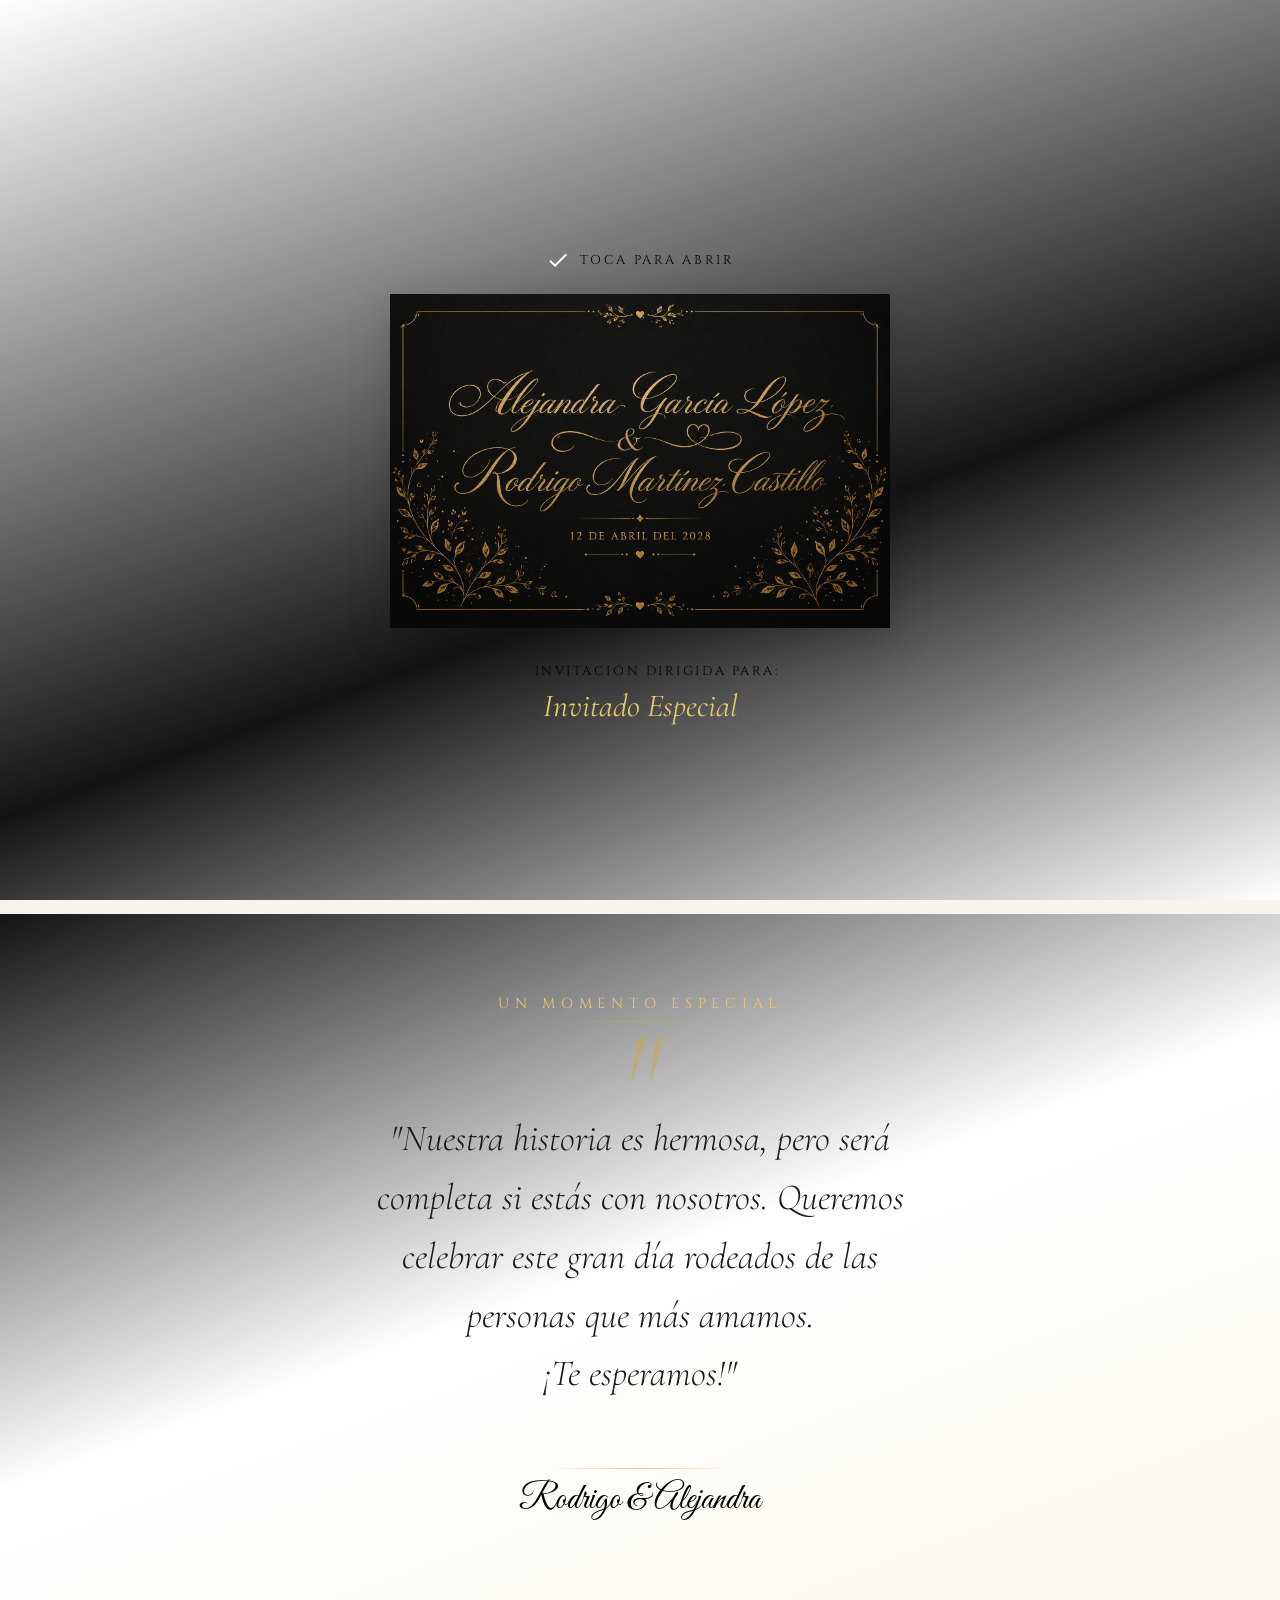
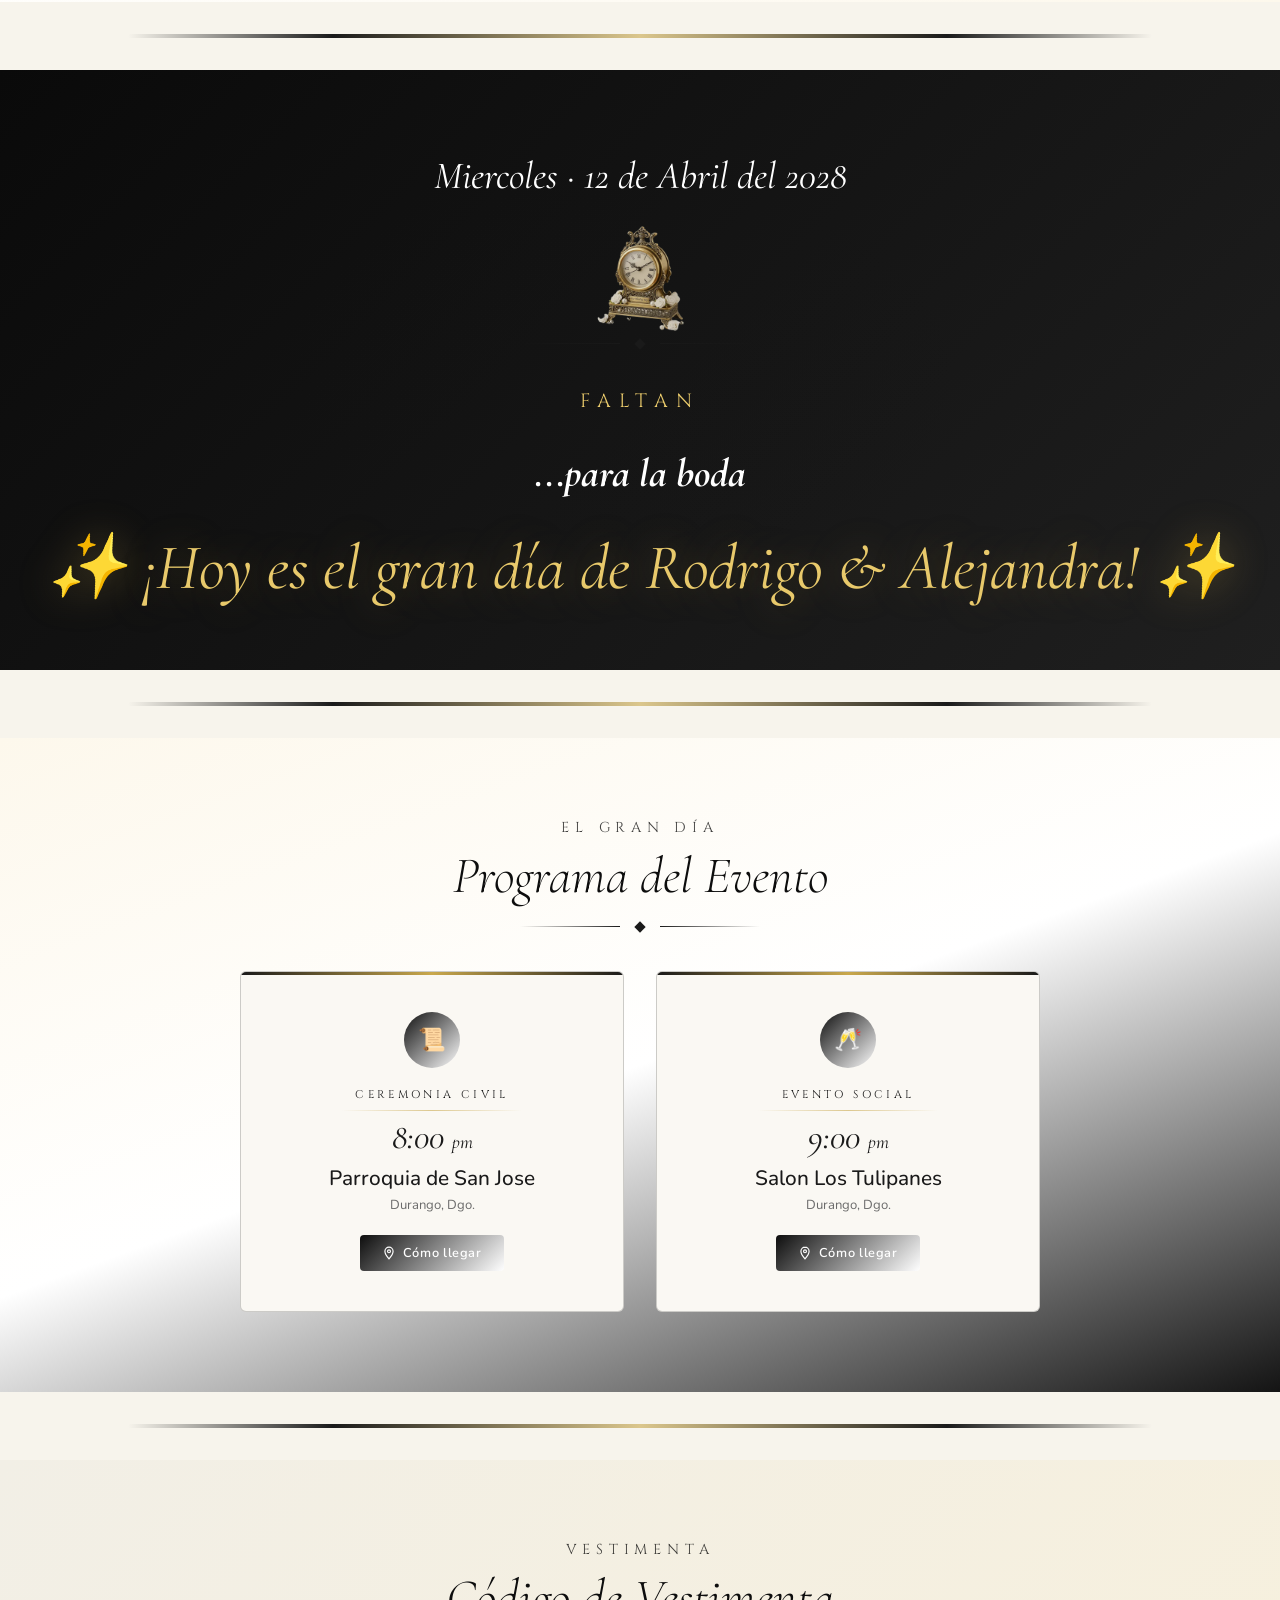
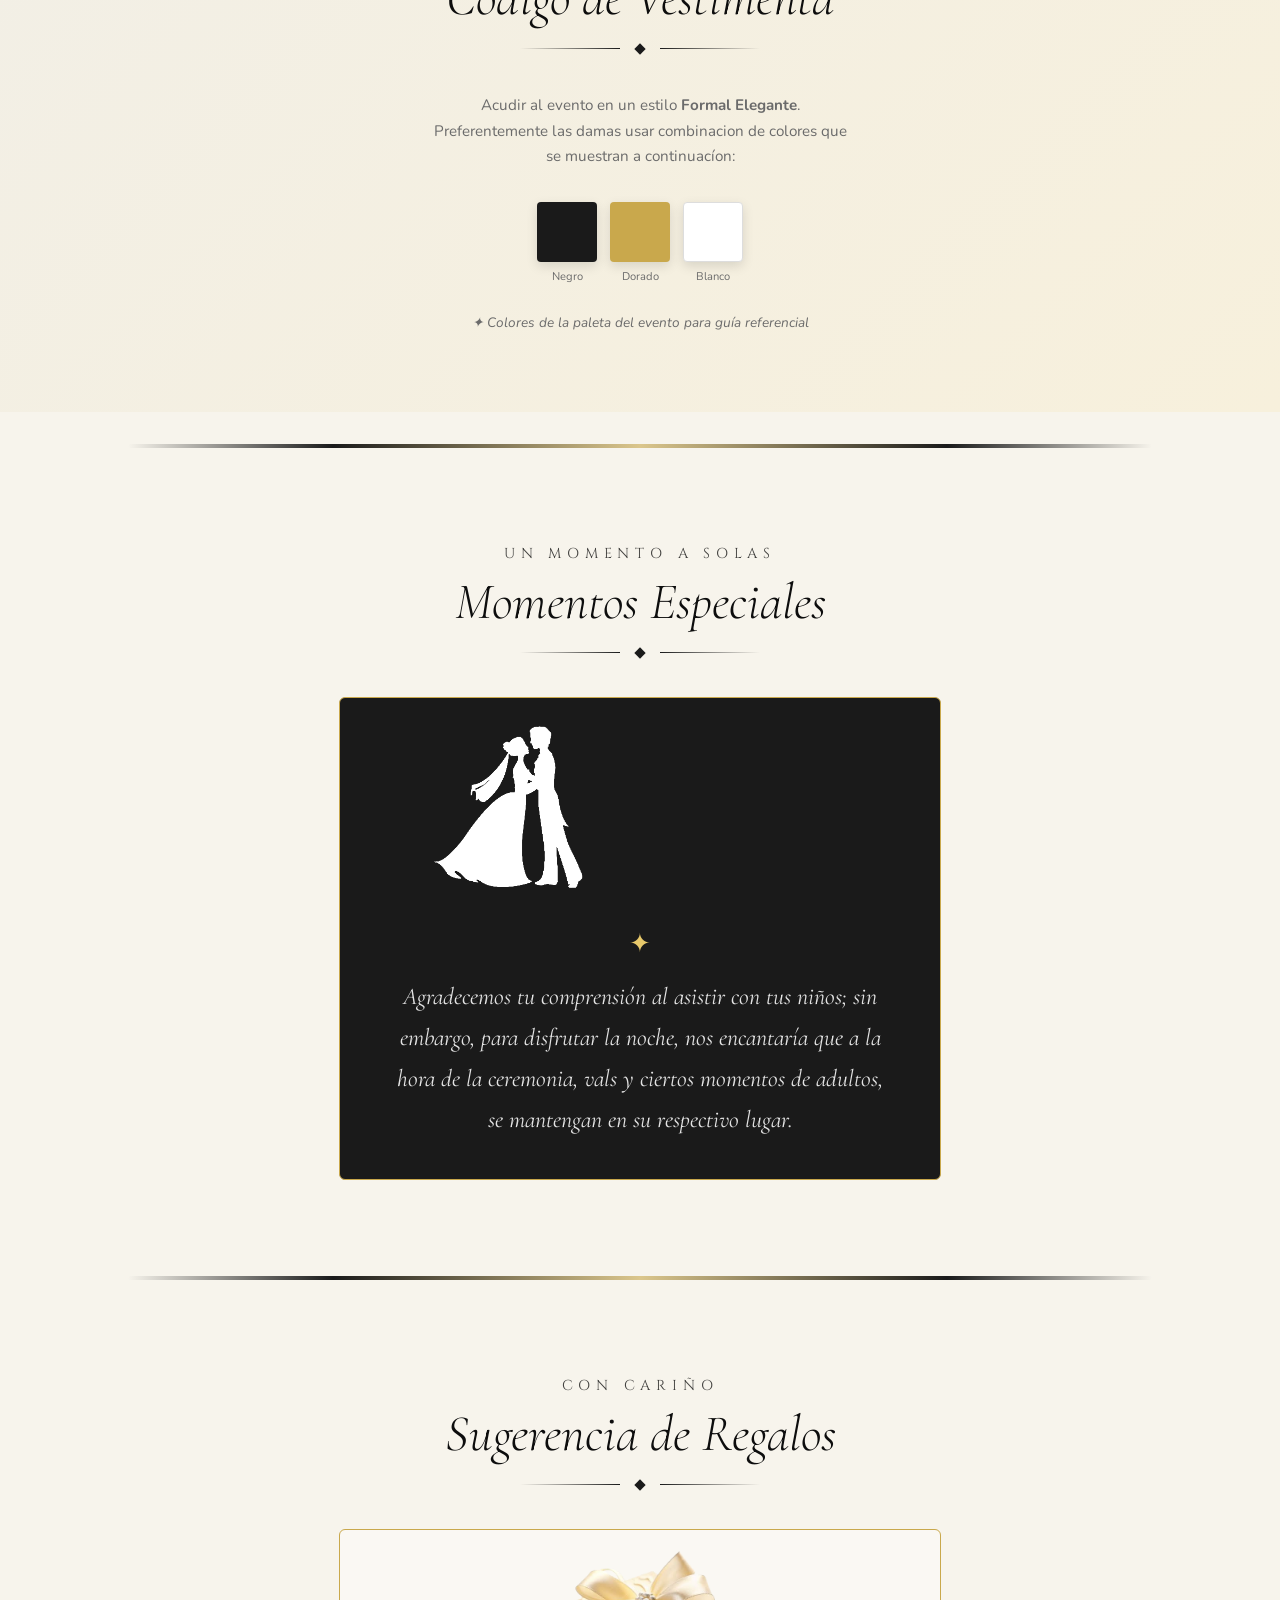
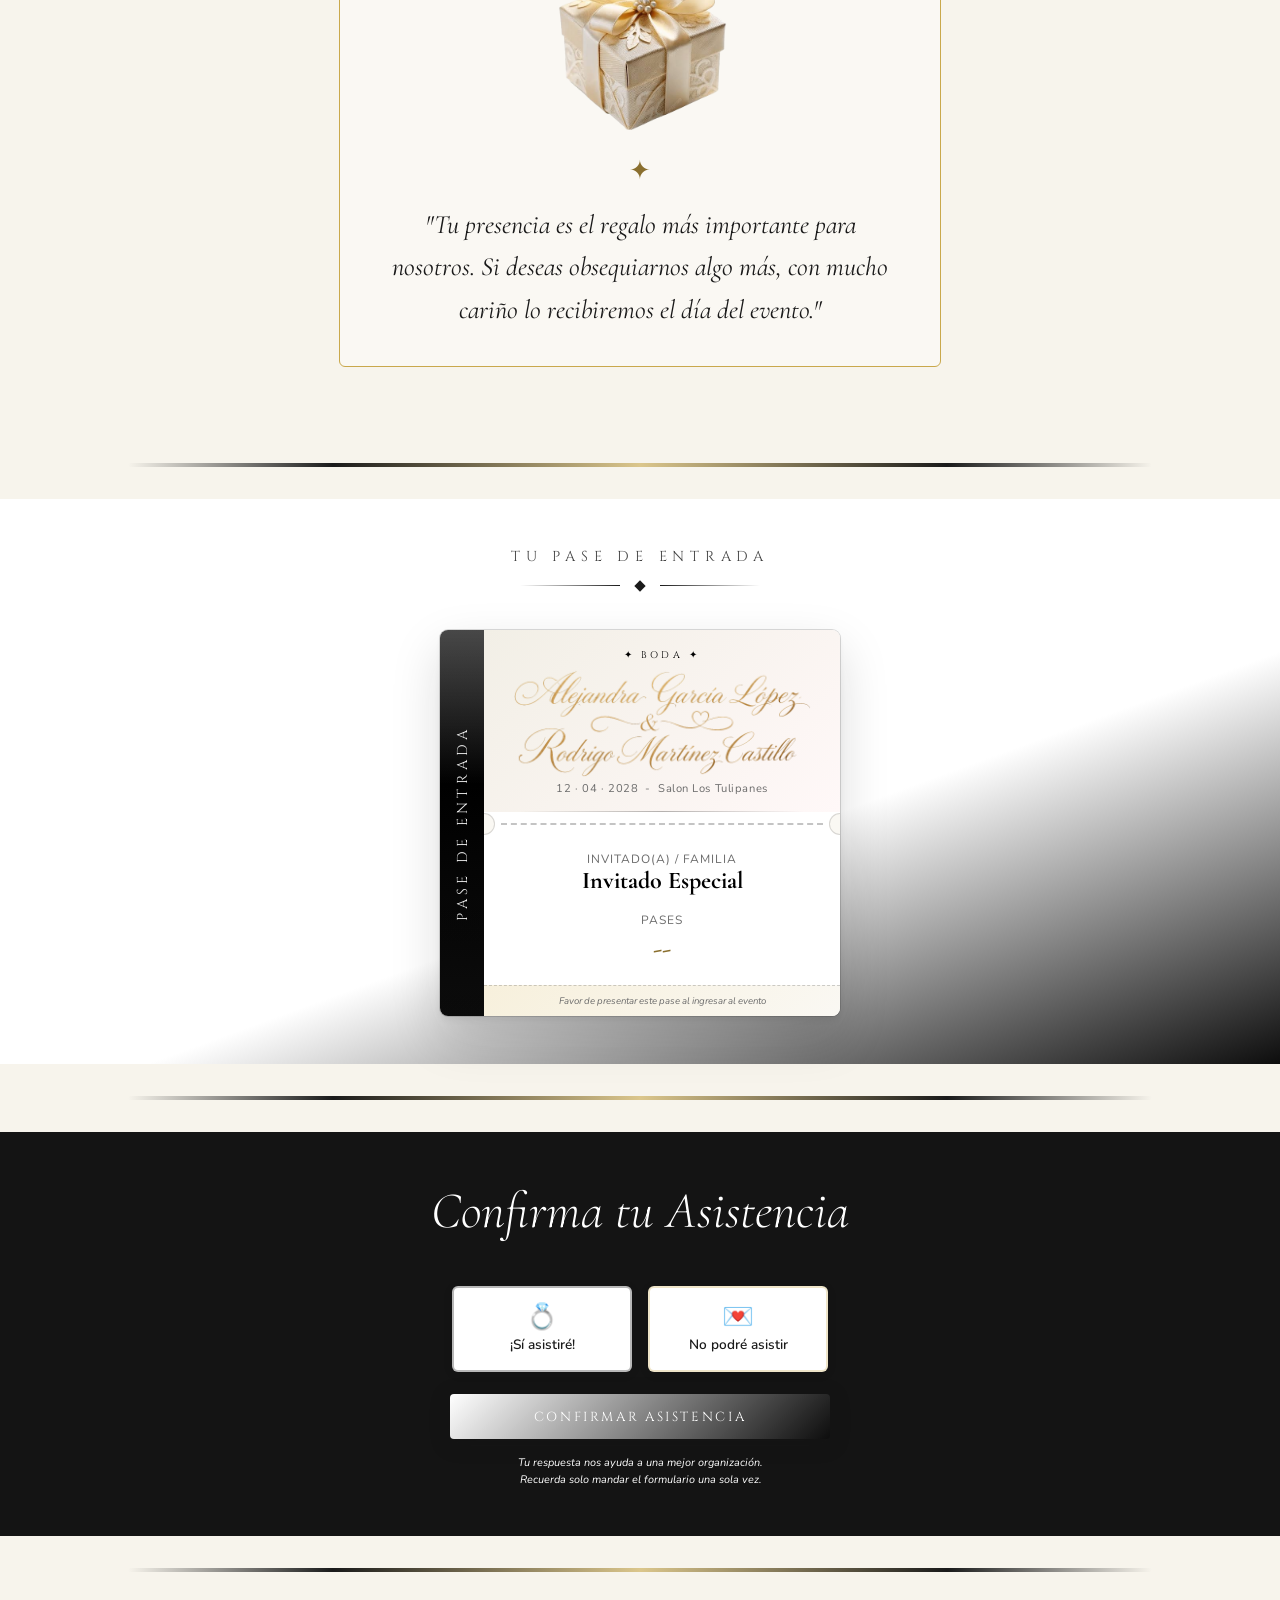
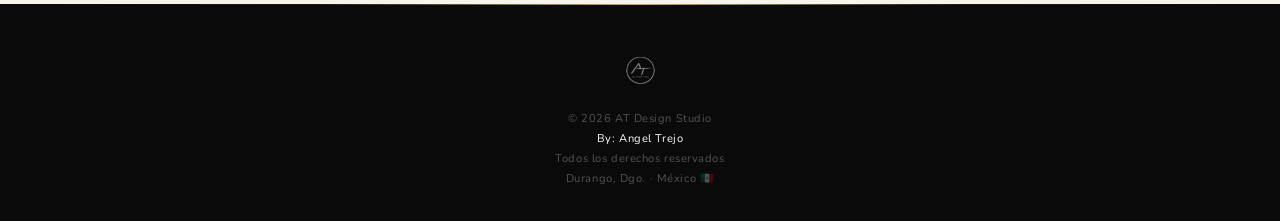
<file: boda ejemplo/index.html>
<!DOCTYPE html>
<html lang="es">
<head>
    <meta charset="UTF-8"/>
    <meta name="viewport" content="width=device-width, initial-scale=1.0"/>
    <title>Boda · Rodrigo & Alejandra</title>
    <link href="https://fonts.googleapis.com/css2?family=Great+Vibes&family=Cormorant+Garamond:ital,wght@0,300;0,400;0,600;1,300;1,400&family=Cinzel+Decorative:wght@400;700&family=Cinzel:wght@400;600&family=Nunito:wght@300;400;500&display=swap" rel="stylesheet"/>
    <link rel="stylesheet" href="style.css">
    <link rel="preconnect" href="https://fonts.googleapis.com">
    <link rel="preconnect" href="https://fonts.gstatic.com" crossorigin>
</head>
<body>

<audio id="musica-invitacion" loop>
    <source src="musica.mp3" type="audio/mpeg">
</audio>

<!-- ══ SOBRE OVERLAY ══ -->
<div id="sobre-wrapper">
    <div class="sobre-container" onclick="abrirSobre()">
        <div class="sobre-contenido">
            <div class="instruccion-click">
                <svg width="24" height="24" viewBox="0 0 24 24" fill="white">
                    <path d="M9 16.2L4.8 12l-1.4 1.4L9 19 21 7l-1.4-1.4L9 16.2z"/>
                </svg>
                Toca para abrir
            </div>
            <br>
            <!-- SOBRE: reemplaza src con tu imagen de sobre cerrado -->
            <img src="sobre cerrado.png" id="img-sobre" alt="Sobre de invitación">
            <div class="instruccion-click">
                <svg width="24" height="24" viewBox="0 0 24 24" fill="white"></svg>
                Invitación dirigida para:
            </div>
            <div id="nombre-invitado-sobre">Cargando invitación...</div>
        </div>
    </div>
</div>

<!-- PARTÍCULAS ANIMADAS -->
<div id="petals-container" aria-hidden="true"></div>

<!-- ══════════ HERO ══════════ -->
<section class="hero" id="inicio">
  <div class="sparkles" id="sparkles"></div>

  <!-- ADORNOS: reemplaza src con tus imágenes decorativas -->
  <div class="rosa-corner rosa-tl"><img src="rosas 2.png" alt="" class="adorno-img"/></div>
  <div class="rosa-corner rosa-tr"><img src="rosas.png" alt="" class="adorno-img"/></div>
  <div class="rosa-corner rosa-bl"><img src="rosas.png" alt="" class="adorno-img"/></div>
  <div class="rosa-corner rosa-br"><img src="rosas 2.png" alt="" class="adorno-img"/></div>

  <p class="hero-presents">
    
    <span style="font-size:1.4rem;color:var(--plateado);font-family:'Cinzel',serif;letter-spacing:.2em;">tienen el honor <br>de <br>invitarte a celebrar</span>
  </p>
  <div class="gold-line"></div>
  <p class="hero-sub">Su Boda</p>
  <br>
  <br>

  <!-- NOMBRE NOVIOS: reemplaza src con tu imagen de nombres -->
  <img src="nombres.png" class="hero-name-img" alt="Israel & Yoselin"/>

   <img src="copas.png" alt="Copas" style="width:120px;height:auto;margin:1.5rem auto 4.5rem;display:block;"/>

  <div class="scroll-hint" aria-hidden="true">
    <span>Scroll</span>
    <svg viewBox="0 0 18 18" fill="none" stroke="var(--dorado)" stroke-width="1.5">
      <path d="M9 3v12M4 11l5 5 5-5"/>
    </svg>
  </div>
</section>

<hr class="divisor-elegante">

<!-- ══════════ FRASE ══════════ -->
<section class="frase-section" id="frase">
  <div class="frase-inner">
    <p class="section-label">Un momento especial</p>
    <div class="gold-line" style="margin:.4rem auto 1.2rem;"></div>
    <span class="frase-comilla">"</span>
    <p class="frase-texto">
      "Nuestra historia es hermosa, pero será completa si estás con nosotros. Queremos celebrar este gran día rodeados de las personas que más amamos. <br>¡Te esperamos!"
    </p>
    <br>
    <br>
    <div class="gold-line" style="margin:1.2rem auto .6rem;"></div>
    <p class="frase-dedicatoria">Rodrigo    &amp;  Alejandra</p>
  </div>
</section>

<hr class="divisor-elegante">

<!-- ══════════ CUENTA REGRESIVA ══════════ -->
<div class="countdown-section" id="countdown-section">
  <p class="hero-date">Miercoles · 12 de Abril del 2028</p>
  <br>
  <img src="reloj.png" alt="Copas" style="width:120px;height:auto;margin:2.5rem auto -1rem;display:block;"/>
  <div class="ornament"><div class="ornament-diamond"></div></div>
  <p class="countdown-label">Faltan</p>
  <div class="countdown-grid" id="countdown-grid">
    <div class="countdown-box"><span class="countdown-num" id="cd-dias">--</span><span class="countdown-unit">Días</span></div>
    <div class="countdown-box"><span class="countdown-num" id="cd-horas">--</span><span class="countdown-unit">Horas</span></div>
    <div class="countdown-box"><span class="countdown-num" id="cd-min">--</span><span class="countdown-unit">Minutos</span></div>
    <div class="countdown-box"><span class="countdown-num" id="cd-seg">--</span><span class="countdown-unit">Segundos</span></div>
  </div>
  <br>
  <h2 class="countdown-title">...para la boda</h2>
  <p class="event-today" id="event-today">✨ ¡Hoy es el gran día de 
    Rodrigo &amp; Alejandra! ✨</p>
</div>

<hr class="divisor-elegante">

<!-- ══════════ EL EVENTO ══════════ -->
<section class="evento-section" id="evento">
  <p class="section-label">El gran día</p>
  <h2 class="section-title">Programa del Evento</h2>
  <div class="ornament"><div class="ornament-diamond"></div></div>
  <div class="evento-cards">

    <!-- CEREMONIA CIVIL -->
    <div class="evento-card">
      <div class="evento-icon">📜</div>
      <p class="evento-tipo">Ceremonia Civil</p>
      <div class="gold-line" style="margin:.5rem auto;"></div>
      <p class="evento-hora">8:00 <span style="font-size:1.2rem;">pm</span></p>
      <p class="evento-lugar">Parroquia de San Jose</p>
      <p class="evento-dir">Durango, Dgo.</p>
      <!-- Reemplaza el href con el link real de Google Maps del salón -->
      <a class="btn-maps" href="#" target="_blank" rel="noopener">
        <svg viewBox="0 0 24 24" fill="none" stroke="currentColor" stroke-width="2"><path d="M12 2C8.13 2 5 5.13 5 9c0 5.25 7 13 7 13s7-7.75 7-13c0-3.87-3.13-7-7-7z"/><circle cx="12" cy="9" r="2.5"/></svg>
        Cómo llegar
      </a>
    </div>

    <!-- EVENTO SOCIAL -->
    <div class="evento-card">
      <div class="evento-icon">🥂</div>
      <p class="evento-tipo">Evento Social</p>
      <div class="gold-line" style="margin:.5rem auto;"></div>
      <p class="evento-hora">9:00 <span style="font-size:1.2rem;">pm</span></p>
      <p class="evento-lugar">Salon Los Tulipanes</p>
      <p class="evento-dir">Durango, Dgo.</p>
      <!-- Mismo salón: puedes reutilizar el mismo link de Maps -->
      <a class="btn-maps" href="#" target="_blank" rel="noopener">
        <svg viewBox="0 0 24 24" fill="none" stroke="currentColor" stroke-width="2"><path d="M12 2C8.13 2 5 5.13 5 9c0 5.25 7 13 7 13s7-7.75 7-13c0-3.87-3.13-7-7-7z"/><circle cx="12" cy="9" r="2.5"/></svg>
        Cómo llegar
      </a>
    </div>

  </div>
</section>

<hr class="divisor-elegante">

<!-- ══════════ DRESS CODE ══════════ -->
<section class="dresscode-section" id="dresscode">
  <p class="section-label">Vestimenta</p>
  <h2 class="section-title">Código de Vestimenta</h2>
  <div class="ornament"><div class="ornament-diamond"></div></div>
  <p style="font-size:.95rem;color:var(--gris);max-width:420px;margin:0 auto;text-align:center;line-height:1.7;">
    Acudir al evento en un estilo <strong>Formal Elegante</strong>. Preferentemente las damas usar combinacion de colores que se muestran a continuacíon:
  </p>
  <div class="palette">
    <div class="swatch-wrap"><div class="swatch" style="background:#1a1a1a;"></div><p class="swatch-label">Negro</p></div>
    <div class="swatch-wrap"><div class="swatch" style="background:#c9a84c;"></div><p class="swatch-label">Dorado</p></div>
    <div class="swatch-wrap"><div class="swatch" style="background:#ffffff;border:1px solid #ddd;"></div><p class="swatch-label">Blanco</p></div>
  </div>
  <p class="dresscode-note">✦ Colores de la paleta del evento para guía referencial</p>
</section>

<hr class="divisor-elegante">


<!-- ══════════ MOMENTOS ESPECIALES ══════════ -->
<section class="momentos-section" id="momentos-especiales">
    <p class="section-label">Un momento a solas</p>
    <h2 class="section-title">Momentos Especiales</h2>
    <div class="ornament"><div class="ornament-diamond"></div></div>
    <div class="momentos-card">
        <img src="silueta.png" alt="silueta" style="width:160px;height:auto;margin:-1rem auto 1rem; margin-left:3.5rem ;"/>
        <span class="momentos-icono">✦</span>
        <p class="momentos-texto">
            Agradecemos tu comprensión al asistir con tus niños; sin embargo, para disfrutar la noche,
            nos encantaría que a la hora de la ceremonia, vals y ciertos momentos de adultos, se mantengan
            en su respectivo lugar.
        </p>
    </div>
</section>

<hr class="divisor-elegante">

<!-- ══════════ SUGERENCIA DE REGALOS ══════════ -->
<section class="regalos-section" id="regalos">
    <p class="section-label">Con cariño</p>
    <h2 class="section-title">Sugerencia de Regalos</h2>
    <div class="ornament"><div class="ornament-diamond"></div></div>
    <div class="regalos-container">
        <div class="regalos-card">
            <img src="regalo.png" alt="Copas" style="width:220px;height:auto;margin:-2rem auto -1rem;display:block;"/>
            <span class="regalos-icono">✦</span>
            <p class="regalos-leyenda">
                "Tu presencia es el regalo más importante para nosotros. Si deseas obsequiarnos
                algo más, con mucho cariño lo recibiremos el día del evento."
            </p>
        </div>
    </div>

    <!-- ══ VERSIÓN MÁS ARMADA (respaldo) ══
    Descomenta y edita si Israel y Yoselin definen mesa de regalos en tienda
    o datos de transferencia. Puedes usar esto en vez de la tarjeta de arriba.

    <div class="regalos-container">
        <div class="regalos-card">
            <span class="regalos-icono">🎁</span>
            <p class="regalos-leyenda">
                "Contamos con mesa de regalos en [Nombre de la tienda].
                Puedes consultar la lista de artículos en el siguiente enlace."
            </p>
            <a class="btn-maps" href="#" target="_blank" rel="noopener" style="margin-top:.5rem;">
                Ver mesa de regalos
            </a>
        </div>
        <div class="regalos-card">
            <span class="regalos-icono">💳</span>
            <p class="regalos-leyenda">
                "Si prefieres obsequiarnos algo en efectivo, con gusto lo recibimos
                por transferencia a la siguiente cuenta:"
            </p>
            <p class="regalos-leyenda" style="font-size:1rem;font-style:normal;">
                Banco: [Nombre del banco]<br>
                Cuenta: [Número de cuenta]<br>
                A nombre de: [Nombre del titular]
            </p>
        </div>
    </div>
    -->
</section>

<hr class="divisor-elegante">

<!-- ══════════ TICKET / PASE ══════════ -->
<section class="pase-section" id="pase">
    <p class="section-label">Tu Pase de Entrada</p>
    <div class="ornament"><div class="ornament-diamond"></div></div>

    <div class="ticket-card">

        <!-- FRANJA LATERAL -->
        <div class="ticket-lateral">
            <span class="ticket-lateral-text">PASE DE ENTRADA</span>
        </div>

        <!-- CUERPO PRINCIPAL -->
        <div class="ticket-body">

            <!-- Cabecera -->
            <div class="ticket-header">
                <p class="ticket-supra">✦ Boda ✦</p>
               <img src="nombres.png" alt="Ejemplo" style="width: 300px; display: block; margin: 1px auto;">

                <p class="ticket-fecha-lugar">12 · 04 · 2028 &nbsp;-&nbsp; Salon Los Tulipanes</p>
            </div>

            <!-- Línea punteada de corte -->
            <div class="ticket-cut">
                <div class="ticket-notch ticket-notch-l"></div>
                <div class="ticket-dashes"></div>
                <div class="ticket-notch ticket-notch-r"></div>
            </div>

            <!-- Datos del invitado -->
            <div class="ticket-datos">
                <div class="ticket-dato-group">
                    <p class="ticket-dato-label">Invitado(a) / Familia</p>
                    <p id="ticket-invitado" class="ticket-dato-valor nombre-largo">—</p>
                </div>

                <div class="ticket-fila-baja">
                    <div class="ticket-dato-group">
                        <p class="ticket-dato-label">Pases</p>
                        <p id="ticket-pases" class="ticket-dato-valor ticket-dato-grande">—</p>
                    </div>
                </div>
            </div>

            <!-- Pie -->
            <p class="ticket-pie">Favor de presentar este pase al ingresar al evento</p>

        </div>
    </div>
</section>

<hr class="divisor-elegante">

<!-- ══════════ RSVP ══════════ -->
<section id="rsvp" class="rsvp-section">
    <div id="rsvp-container">
        <h2 class="section-title2">Confirma tu Asistencia</h2>
        <br>
        <br>

        <div id="rsvp-form-content">
            <div class="rsvp-botones">
                <button id="btn-si" class="rsvp-btn rsvp-btn-si" onclick="seleccionarRespuesta('Sí asistiré')">
                    <span class="rsvp-btn-icon">💍</span>
                    <span class="rsvp-btn-texto">¡Sí asistiré!</span>
                </button>
                <button id="btn-no" class="rsvp-btn rsvp-btn-no" onclick="seleccionarRespuesta('No podré asistir')">
                    <span class="rsvp-btn-icon">💌</span>
                    <span class="rsvp-btn-texto">No podré asistir</span>
                </button>
            </div>

            <button class="btn-confirmar-rsvp" onclick="enviarRSVP()">
                Confirmar Asistencia
            </button>
            <p class="rsvp-nota">Tu respuesta nos ayuda a una mejor organización.<br>Recuerda solo mandar el formulario una sola vez.</p>
        </div>

        <div id="rsvp-success" style="display:none;" class="rsvp-success-container">
            <div class="success-card">
                <div class="success-icon-wrapper">
                    <span id="success-emoji" class="success-icon">💍</span>
                    <div class="success-pulse"></div>
                </div>
                <h3 id="success-title" class="success-title">¡Confirmación Recibida!</h3>
                <p id="success-text" class="success-text">
                    Muchas gracias, hemos registrado tu respuesta correctamente.
                </p>
                <div class="success-divider"></div>
                <p id="success-footer" class="success-footer"></p>
            </div>
        </div>

        <!-- GOOGLE FORM OCULTO — reemplaza el action y los entry.XXXXXXX con los de tu nuevo form -->
        <form id="form-google-oculto"
              method="POST"
              target="iframe-envio"
              action="https://docs.google.com/forms/d/e/ejemplo link-----------/formResponse"
              style="display:none;">
            <input type="hidden" name="entry.XXXXXx" id="f-nombre">
            <input type="hidden" name="entry.XXXXXXX" id="f-pases">
            <input type="hidden" name="entry.XXXXXXX" id="f-asistencia">
        </form>
        <iframe name="iframe-envio" id="iframe-envio" style="display:none;"></iframe>

    </div>
</section>

<hr class="divisor-elegante">

<!-- PADRINOS (DESHABILITADOS — descomenta si los necesitas después) -->
<!--
<section class="padrinos-section" id="padrinos">
    <p class="section-label">Padrinos</p>
    <div class="ornament"><div class="ornament-diamond"></div></div>
    <div class="padrinos-container">
        <p class="padrinos-texto">Con el acompañamiento de nuestros padrinos:</p>
        <div class="padrinos-nombres">
            <h3 class="padrino-nombre">Nombre Padrino</h3>
            <span class="padrinos-and">&</span>
            <h3 class="padrino-nombre">Nombre Madrina</h3>
        </div>
    </div>
</section>
<hr class="divisor-elegante">
-->

<button id="btn-musica" onclick="toggleMusica()">
    <span id="musica-icon">🔊</span>
</button>

<!-- ══════════ FOOTER ══════════ -->
<footer>
  <img class="footer-firma" src="Firma 3.png" alt="By Angel Trejo · AT Design Studio"/>
  <p class="footer-copy">
    © 2026 AT Design Studio  <br> <a href="https://www.facebook.com/AngelTrejo88" class="footer-link" style="font-size:.7rem;color:#ffff">By: Angel Trejo</a> <br> Todos los derechos reservados<br>
    Durango, Dgo. · México 🇲🇽
  </p>
</footer>

<!-- ══ BOTÓN VOLVER AL INICIO ══ -->
<button id="btn-top" onclick="window.scrollTo({top:0,behavior:'smooth'})" aria-label="Volver al inicio">
  <svg viewBox="0 0 24 24" fill="none" stroke="currentColor" stroke-width="2" stroke-linecap="round" stroke-linejoin="round">
    <path d="M12 19V5M5 12l7-7 7 7"/>
  </svg>
</button>

<script src="script.js"></script>
</body>
</html>
</file>
<file: boda ejemplo/style.css>
/* ══════════════════════════════════════
   BODA · ISRAEL & YOSELIN
   Paleta: Negro elegante + Dorado + Blanco
   (variables --rojo* se conservan por compatibilidad
   con el resto del archivo, pero ahora apuntan a
   tonos negros/neutros en vez de rojos)
══════════════════════════════════════ */

* { margin:0; padding:0; box-sizing:border-box; }

:root {
  --rojo:        #1a1a1a;
  --rojo-deep:   #000000;
  --rojo-light:  #f2efe6;
  --rojo-pale:   #faf8f3;
  --rojo-vino:   #0d0d0d;
  --dorado:      #c9a84c;
  --dorado-light:#e8c96b;
  --dorado-pale: #f7f0dc;
  --dorado-dark: #8a6f2e;
  --blanco:      #ffffff;
  --gris:        #6b6b6b;
  --gris-claro:  #f8f4f4;
  --oscuro:      #1a1a1a;
  --plateado:    #c9a84c99;
  --negro:       #000000bd;
}

html { scroll-behavior: smooth; }

body {
  font-family: 'Nunito', sans-serif;
  background: #f7f4ec;
  color: var(--oscuro);
  overflow-x: hidden;
}

/* ══ DIVISOR ══ */
.divisor-elegante {
  border: none;
  height: 4px;
  width: 80%;
  margin: 2rem auto;
  background: linear-gradient(
    90deg,
    rgba(20,20,20,0) 0%,
    var(--rojo) 20%,
    var(--plateado) 50%,
    var(--rojo) 80%,
    rgba(20,20,20,0) 100%
  );
  border-radius: 5px;
}

/* ══ SOBRE OVERLAY ══ */
#sobre-wrapper {
  position: fixed;
  top: 0; left: 0;
  width: 100%; height: 100%;
  background: linear-gradient(160deg, #ffffff 0%, #141414 60%, #ffffff 100%);
  display: flex;
  align-items: center;
  justify-content: center;
  z-index: 10000;
  transition: opacity 1s ease, visibility 1s;
}

.sobre-container {
  position: relative;
  width: 90%;
  max-width: 500px;
  cursor: pointer;
  text-align: center;
  transition: transform 0.3s ease;
}

.sobre-container:hover { transform: scale(1.02); }

.sobre-contenido { position: relative; }

#img-sobre {
  width: 100%;
  height: auto;
  display: block;
  filter: drop-shadow(0 10px 20px rgba(0,0,0,0.18));
}

#nombre-invitado-sobre {
  position: absolute;
  top: 105%;
  left: 50%;
  transform: translate(-50%, -50%);
  font-family: 'Cormorant Garamond', serif;
  font-size: clamp(1.9rem, 4vw, 2rem);
  font-style: italic;
  color: var(--dorado-light);
  width: 80%;
}

.instruccion-click {
  margin-top: 2rem;
  font-family: 'Cinzel', serif;
  font-size: 0.8rem;
  letter-spacing: 0.2em;
  color: var(--rojo-deep);
  text-transform: uppercase;
  display: flex;
  align-items: center;
  justify-content: center;
  gap: 10px;
  animation: pulse 2s infinite;
}

@keyframes pulse {
  0%, 100% { opacity: 1; }
  50% { opacity: 0.5; }
}

.sobre-oculto {
  opacity: 0;
  visibility: hidden;
  pointer-events: none;
}

/* ══ HERO ══ */
.hero {
  min-height: 94vh;
  background: linear-gradient(160deg, #0a0a0a 0%, #1c1c1c 55%, #0a0a0a 100%);
  display: flex;
  flex-direction: column;
  align-items: center;
  justify-content: center;
  text-align: center;
  padding: 0 1rem 1.8rem;
  position: relative;
  overflow: hidden;
}

.hero::before {
  content: '';
  position: absolute;
  inset: 0;
  background:
    radial-gradient(ellipse 600px 400px at 15% 20%, rgba(20,20,20,0.12) 0%, transparent 70%),
    radial-gradient(ellipse 500px 300px at 85% 75%, rgba(201,168,76,0.12) 0%, transparent 70%);
  pointer-events: none;
}

.sparkles { position: absolute; inset: 0; pointer-events: none; overflow: hidden; }
.sparkle {
  position: absolute;
  width: 4px; height: 4px;
  border-radius: 50%;
  background: var(--dorado-light);
  opacity: 0;
  animation: sparkle-anim 4s ease-in-out infinite;
}
@keyframes sparkle-anim {
  0%, 100% { opacity: 0; transform: scale(0); }
  50% { opacity: 0.8; transform: scale(1); }
}

/* ══ ADORNOS ESQUINAS ══ */
.rosa-corner {
  position: absolute;
  width: 260px; height: 260px;
  pointer-events: none;
}
.adorno-img {
  width: 100%;
  height: 100%;
  object-fit: contain;
  display: block;
}
.rosa-tl { top: 0; left: 0; transform: rotate(180deg); }
.rosa-tr { top: 0; right: 0; transform: rotate(180deg); }
.rosa-bl { bottom: 0; left: 0; }
.rosa-br { bottom: 0; right: 0; }

/* ══ LÍNEAS DORADAS ══ */
.gold-line {
  width: 180px; height: 1px;
  background: linear-gradient(90deg, transparent, var(--plateado), transparent);
  margin: .9rem auto;
}
.gold-line-long {
  width: 260px; height: 1px;
  background: linear-gradient(90deg, transparent, var(--plateado), transparent);
  margin: .5rem auto;
}

.hero-sub {
  font-family: 'Cinzel', serif;
  font-size: 2.4rem;
  letter-spacing: .35em;
  color: var(--dorado-light);
  text-transform: uppercase;
  margin-bottom: 35.8rem;
  animation: fadeUp .8s ease both;
}

.hero-presents {
  font-family: 'Nunito', sans-serif;
  font-size: 1.2rem;
  font-weight: 30;
  color: #ffffff;
  letter-spacing: .08em;
  margin-bottom: 2.8rem;
  margin-top: 6.8rem;
  animation: fadeUp .9s ease both;
  line-height: 1.7;
}

/* IMAGEN DE NOMBRES — misma clase que el original */
.hero-name-img {
  width: 100%;
  max-width: 250px;
  height: auto;
margin-bottom: auto;
margin-top: -35.8rem;
  display: block;
  filter: drop-shadow(0px 2px 5px rgba(0,0,0,0.12));
  transform: scale(1.68);
}

.hero-fecha {
  font-family: 'Cormorant Garamond', serif;
  font-size: clamp(1.2rem, 3vw, 1.6rem);
  font-style: italic;
  color: var(--rojo-deep);
  margin-top: 1.2rem;
  animation: fadeUp 1.2s ease both;
  letter-spacing: .05em;
}

.scroll-hint {
  position: absolute;
  bottom: 2rem; left: 50%;
  transform: translateX(-50%);
  display: flex;
  flex-direction: column;
  align-items: center;
  gap: .4rem;
  animation: bounce 2s ease infinite;
}
.scroll-hint span { font-size: .7rem; letter-spacing: .2em; color: var(--dorado); font-family: 'Cinzel', serif; }
.scroll-hint svg { width: 18px; opacity: .6; }

@keyframes bounce {
  0%, 100% { transform: translateX(-50%) translateY(0); }
  50% { transform: translateX(-50%) translateY(6px); }
}
@keyframes fadeUp {
  from { opacity: 0; transform: translateY(24px); }
  to { opacity: 1; transform: translateY(0); }
}

/* ══ SECCIONES GENERALES ══ */
section { padding: 5rem 1.5rem; }

.section-label {
  font-family: 'Cinzel', serif;
  font-size: .9rem;
  letter-spacing: .4em;
  color: var(--negro);
  text-transform: uppercase;
  margin-bottom: .5rem;
  text-align: center;
}
.section-title {
  font-family: 'Cormorant Garamond', serif;
  font-size: clamp(2rem, 5vw, 3.2rem);
  font-weight: 300;
  font-style: italic;
  text-align: center;
  color: var(--rojo-vino);
}

.section-title2 {
  font-family: 'Cormorant Garamond', serif;
  font-size: clamp(2rem, 5vw, 3.2rem);
  font-weight: 300;
  font-style: italic;
  text-align: center;
  color: var(--blanco);
}
.ornament {
  display: flex;
  align-items: center;
  gap: 1rem;
  justify-content: center;
  margin: 1rem 0 2.5rem;
}
.ornament::before, .ornament::after {
  content: '';
  flex: 1;
  max-width: 100px;
  height: 1px;
}
.ornament::before { background: linear-gradient(90deg, transparent, var(--rojo)); }
.ornament::after  { background: linear-gradient(90deg, var(--rojo), transparent); }
.ornament-diamond {
  width: 8px; height: 8px;
  background: var(--rojo);
  transform: rotate(45deg);
  flex-shrink: 0;
}

/* ══ FRASE ══ */
.frase-section {
  background: linear-gradient(160deg, #141414 0%, #fff 50%, #fdf8ec 100%);
  text-align: center;
  overflow: hidden;
}
.frase-inner { max-width: 600px; margin: 0 auto; position: relative; }
.frase-section .section-label { color: var(--dorado-light); }
.frase-comilla {
  font-family: 'Cormorant Garamond', serif;
  font-size: 8rem;
  line-height: .6;
  color: var(--dorado);
  opacity: .5;
  display: block;
  margin-bottom: -.5rem;
  font-style: italic;
}
.frase-texto {
  font-family: 'Cormorant Garamond', serif;
  font-size: clamp(2.3rem, 3.5vw, 2rem);
  font-style: italic;
  font-weight: 300;
  color: var(--oscuro);
  line-height: 1.6;
  padding: 0 1rem;
}
.frase-dedicatoria {
  font-family: 'Great Vibes', cursive;
  font-size: 2.2rem;
  color: var(--rojo-deep);
  margin-top: .6rem;
}

/* ══ COUNTDOWN ══ */
.countdown-section {
  background: linear-gradient(135deg, #0a0a0a 0%, #1f1f1f 100%);
  padding: 4rem 1.5rem;
  text-align: center;
  position: relative;
  overflow: hidden;
}
.countdown-section::before {
  content: '';
  position: absolute;
  inset: 0;
  background: radial-gradient(ellipse 500px 300px at 50% 50%, rgba(20,20,20,0.18) 0%, transparent 70%);
}

.hero-date {
  font-family: 'Cormorant Garamond', serif;
  font-size: clamp(2.4rem, 3vw, 1.8rem);
  font-style: italic;
  color: #ffffff;
  margin-top: 1.2rem;
  margin-bottom: -2.6rem;
  animation: fadeUp 1.2s ease both;
}

.countdown-label {
  font-family: 'Cinzel', serif;
  font-size: 1.2rem;
  letter-spacing: .4em;
  color: var(--dorado-light);
  text-transform: uppercase;
  margin-bottom: .8rem;
  position: relative;
}
.countdown-title {
  font-family: 'Cormorant Garamond', serif;
  font-size: clamp(1.5rem, 4vw, 2.5rem);
  font-style: italic;
  color: #fff;
  margin-bottom: 2rem;
  position: relative;
}
.countdown-grid {
  display: flex;
  gap: 1rem;
  justify-content: center;
  flex-wrap: wrap;
  position: relative;
}
.countdown-box {
  background: rgba(255,255,255,0.06);
  border: 1px solid rgba(201,168,76,0.5);
  border-radius: 4px;
  padding: 1.2rem 1.4rem;
  min-width: 80px;
  backdrop-filter: blur(4px);
}
.countdown-num {
  font-family: 'Cormorant Garamond', serif;
  font-size: 3rem;
  font-weight: 300;
  color: var(--blanco);
  line-height: 1;
  display: block;
}
.countdown-unit {
  font-family: 'Cinzel', serif;
  font-size: .6rem;
  letter-spacing: .25em;
  color: rgba(255,255,255,0.5);
  text-transform: uppercase;
  display: block;
  margin-top: .3rem;
}
.event-today {
  display: none;
  font-family: 'Cormorant Garamond', serif;
  font-size: clamp(2rem, 6vw, 4rem);
  font-style: italic;
  color: var(--dorado-light);
  text-shadow: 0 0 40px rgba(201,168,76,0.4);
  animation: glow 2s ease-in-out infinite alternate;
  position: relative;
}
@keyframes glow {
  from { text-shadow: 0 0 20px rgba(201,168,76,0.3); }
  to   { text-shadow: 0 0 60px rgba(201,168,76,0.7); }
}

/* ══ EVENTO ══ */
.evento-section {  background: linear-gradient(160deg, #fdf8ec 0%, #fff 50%,  #141414 100%); }
.evento-cards {
  display: grid;
  grid-template-columns: repeat(auto-fit, minmax(280px, 1fr));
  gap: 2rem;
  max-width: 800px;
  margin: 0 auto;
}
.evento-card {
  background: var(--rojo-pale);
  border: 1px solid rgba(20,20,20,0.2);
  border-radius: 6px;
  padding: 2.5rem 2rem;
  text-align: center;
  position: relative;
  overflow: hidden;
  transition: transform .3s ease, box-shadow .3s ease;
}
.evento-card:hover { transform: translateY(-4px); box-shadow: 0 12px 40px rgba(20,20,20,0.12); }
.evento-card::before {
  content: '';
  position: absolute;
  top: 0; left: 0; right: 0;
  height: 3px;
  background: linear-gradient(90deg, var(--rojo), var(--dorado), var(--rojo));
}
.evento-icon {
  width: 56px; height: 56px;
  border-radius: 50%;
  background: linear-gradient(135deg, var(--rojo-vino), var(--blanco));
  display: flex;
  align-items: center;
  justify-content: center;
  margin: 0 auto 1.2rem;
  font-size: 1.4rem;
}
.evento-tipo {
  font-family: 'Cinzel', serif;
  font-size: .7rem;
  letter-spacing: .3em;
  color: var(--rojo);
  text-transform: uppercase;
  margin-bottom: .5rem;
}
.evento-hora {
  font-family: 'Cormorant Garamond', serif;
  font-size: 2.2rem;
  font-style: italic;
  color: var(--oscuro);
  line-height: 1;
}
.evento-lugar {
  font-family: 'Nunito', sans-serif;
  font-size: 1.3rem;
  font-weight: 500;
  color: var(--oscuro);
  margin: .6rem 0 .3rem;
}
.evento-dir {
  font-size: .82rem;
  color: var(--gris);
  line-height: 1.5;
  margin-bottom: 1.2rem;
}
.btn-maps {
  display: inline-flex;
  align-items: center;
  gap: .4rem;
  background: linear-gradient(135deg, var(--rojo-vino), var(--blanco));
  color: #fff;
  border: none;
  border-radius: 4px;
  padding: .55rem 1.4rem;
  font-family: 'Nunito', sans-serif;
  font-size: .8rem;
  font-weight: 600;
  letter-spacing: .05em;
  text-decoration: none;
  cursor: pointer;
  transition: opacity .2s, transform .2s;
}
.btn-maps:hover { opacity: .88; transform: scale(1.03); }
.btn-maps svg { width: 14px; height: 14px; }

/* ══ DRESS CODE ══ */
.dresscode-section {
  background: linear-gradient(135deg, var(--rojo-light) 0%, var(--dorado-pale) 100%);
  text-align: center;
}
.palette { display: flex; justify-content: center; gap: .8rem; flex-wrap: wrap; margin-top: 2rem; }
.swatch {
  width: 60px; height: 60px;
  border-radius: 4px;
  box-shadow: 0 4px 12px rgba(0,0,0,0.12);
}
.swatch-label { font-size: .7rem; color: var(--gris); margin-top: .4rem; text-align: center; }
.swatch-wrap { display: flex; flex-direction: column; align-items: center; }
.dresscode-note {
  margin-top: 1.8rem;
  font-size: .85rem;
  color: var(--gris);
  font-style: italic;
  max-width: 420px;
  margin-left: auto;
  margin-right: auto;
}

/* ══ MESA DE REGALOS ══ */
.regalos-section {
  text-align: center;
  padding: 4rem 1.5rem;
  max-width: 650px;
  margin: 0 auto;
}
.regalos-container { display: flex; flex-direction: column; gap: 1.5rem; margin-top: 1.5rem; }
.regalos-card {
  background: var(--rojo-pale);
  border-radius: 6px;
  padding: 2.2rem 1.8rem;
  border: 1px solid var(--dorado);
  display: flex;
  flex-direction: column;
  align-items: center;
  gap: 1rem;
}
.regalos-icono { font-size: 1.6rem; color: var(--dorado-dark); }
.regalos-leyenda {
  font-family: 'Cormorant Garamond', serif;
  font-size: 1.65rem;
  font-style: italic;
  line-height: 1.6;
  color: var(--oscuro);
  max-width: 500px;
  margin: 0 auto;
}

/* ══ MOMENTOS ESPECIALES ══ */
.momentos-section {
  text-align: center;
  padding: 4rem 1.5rem;
  max-width: 650px;
  margin: 0 auto;
}
.momentos-card {
  background: var(--oscuro);
  border-radius: 6px;
  padding: 2.4rem 2rem;
  border: 1px solid var(--dorado);
  display: flex;
  flex-direction: column;
  align-items: center;
  gap: 1rem;
}
.momentos-icono { font-size: 1.6rem; color: var(--dorado-light); }
.momentos-texto {
  font-family: 'Cormorant Garamond', serif;
  font-size: 1.5rem;
  font-style: italic;
  line-height: 1.7;
  color: rgba(255,255,255,0.88);
  max-width: 500px;
  margin: 0 auto;
}


/* ══ TICKET / PASE ══ */
.pase-section {
  padding: 3rem 1rem;
  background: linear-gradient(160deg, var(--blanco) 0%, #fff 60%, var(--rojo-vino) 100%);
  text-align: center;
}
.ticket-card {
  display: flex;
  max-width: 400px;
  width: 100%;
  margin: 0 auto;
  border-radius: 8px;
  overflow: hidden;
  box-shadow:
    0 4px 6px rgba(0,0,0,0.06),
    0 20px 50px rgba(20,20,20,0.15),
    0 0 0 1px rgba(20,20,20,0.15);
  background: #fff;
  position: relative;
}

/* Franja lateral roja */
.ticket-lateral {
  width: 44px;
  flex-shrink: 0;
  background: linear-gradient(180deg, var(--rojo) 0%, var(--rojo-deep) 40%, var(--rojo-vino) 100%);
  display: flex;
  align-items: center;
  justify-content: center;
  position: relative;
  z-index: 1;
}
.ticket-lateral::after {
  content: '';
  position: absolute;
  inset: 0;
  background: linear-gradient(180deg, rgba(255,255,255,0.2) 0%, rgba(255,255,255,0) 40%, rgba(0,0,0,0.15) 100%);
}
.ticket-lateral-text {
  writing-mode: vertical-rl;
  text-orientation: mixed;
  transform: rotate(180deg);
  font-family: 'Cinzel', serif;
  font-size: 0.9rem;
  letter-spacing: 0.3em;
  color: rgba(255,255,255,0.92);
  text-transform: uppercase;
  position: relative;
  z-index: 1;
}

.ticket-body {
  flex: 1;
  display: flex;
  flex-direction: column;
  padding: 0;
  min-width: 0;
}

/* Cabecera del ticket */
.ticket-header {
  background: linear-gradient(135deg, var(--rojo-light) 0%, #fff8f8 100%);
  padding: 1.2rem 1.4rem 1rem;
  text-align: center;
  position: relative;
}
.ticket-header::after {
  content: '';
  position: absolute;
  bottom: 0; left: 10%; right: 10%;
  height: 1px;
  background: linear-gradient(90deg, transparent, rgba(20,20,20,0.3), transparent);
}
.ticket-supra {
  font-family: 'Cinzel', serif;
  font-size: 0.6rem;
  letter-spacing: 0.35em;
  color: var(--rojo-deep);
  text-transform: uppercase;
  margin-bottom: 0.3rem;
}
.ticket-name-event {
  font-family: 'Great Vibes', cursive;
  font-size: clamp(1.6rem, 6vw, 2.2rem);
  background: linear-gradient(135deg, var(--rojo-vino), var(--rojo), var(--rojo-deep));
  -webkit-background-clip: text;
  -webkit-text-fill-color: transparent;
  background-clip: text;
  line-height: 1.15;
  margin: 0.1rem 0;
}
.ticket-fecha-lugar {
  font-family: 'Nunito', sans-serif;
  font-size: 0.7rem;
  color: var(--gris);
  letter-spacing: 0.05em;
  margin-top: 0.3rem;
}

/* Línea de corte */
.ticket-cut {
  position: relative;
  height: 24px;
  display: flex;
  align-items: center;
  background: #fff;
}
.ticket-dashes {
  flex: 1;
  height: 0;
  border-top: 2px dashed rgba(20,20,20,0.25);
  margin: 0 6px;
}
.ticket-notch {
  width: 22px; height: 22px;
  border-radius: 50%;
  background: var(--rojo-pale);
  flex-shrink: 0;
  border: 1px solid rgba(20,20,20,0.15);
}
.ticket-notch-l { margin-left: -11px; }
.ticket-notch-r { margin-right: -11px; }

/* Datos del invitado */
.ticket-datos { padding: 0.9rem 1.4rem 0.6rem; flex: 1; background: #fff; }
.ticket-dato-group { margin-bottom: 0.6rem; }

#ticket-invitado {
  font-size: 1.5rem;
  font-weight: 700;
  margin-bottom: 0.5rem;
  color: var(--rojo-deep);
}
#ticket-pases {
  font-size: 1.8rem;
  font-weight: 800;
  color: var(--dorado-dark);
  display: block;
  margin-top: 0.2rem;
}
.ticket-dato-label {
  font-size: 0.75rem;
  text-transform: uppercase;
  letter-spacing: 1px;
  color: var(--gris);
}
.ticket-dato-valor {
  font-family: 'Cormorant Garamond', serif;
  font-size: 1.3rem;
  font-weight: 600;
  color: var(--oscuro);
  line-height: 1.2;
}
.nombre-largo { font-size: clamp(1rem, 4vw, 1.3rem); word-break: break-word; }
.ticket-fila-baja {
  display: flex;
  justify-content: center;
  align-items: center;
  gap: 10px;
  margin-top: 1rem;
}
.ticket-dato-group { flex: 1; text-align: center; }
.ticket-dato-grande { font-size: 1.4rem; font-weight: 700; }
.ticket-pie {
  background: linear-gradient(135deg, var(--dorado-pale), var(--rojo-pale));
  padding: 0.55rem 1.4rem;
  font-size: 0.6rem;
  font-style: italic;
  color: var(--gris);
  text-align: center;
  border-top: 1px dashed rgba(20,20,20,0.2);
}

/* ══ RSVP ══ */
.rsvp-section { background: #141414; padding: 3rem 1.5rem; }
.rsvp-botones {
  display: flex;
  gap: 1rem;
  justify-content: center;
  flex-wrap: wrap;
  margin-bottom: 1.4rem;
}
.rsvp-btn {
  flex: 1;
  min-width: 130px;
  max-width: 180px;
  padding: 1rem 0.8rem;
  border-radius: 6px;
  border: 2px solid transparent;
  cursor: pointer;
  font-family: 'Nunito', sans-serif;
  font-size: 0.85rem;
  font-weight: 600;
  display: flex;
  flex-direction: column;
  align-items: center;
  gap: 0.4rem;
  transition: all 0.25s ease;
  background: #fff;
  color: var(--oscuro);
  box-shadow: 0 2px 12px rgba(0,0,0,0.06);
}
.rsvp-btn-icon { font-size: 1.6rem; line-height: 1; }
.rsvp-btn-texto { line-height: 1.3; }
.rsvp-btn-si { border-color: rgba(20,20,20,0.3); }
.rsvp-btn-no { border-color: rgba(201,168,76,0.3); }
.rsvp-btn-si.active, .rsvp-btn-si.activo {
  background: linear-gradient(135deg, var(--rojo-deep), #fff);
  border-color: var(--dorado);
  color: var(--dorado-dark);
  box-shadow: 0 4px 20px rgba(20,20,20,0.2);
  transform: translateY(-2px);
}
.rsvp-btn-no.active, .rsvp-btn-no.activo {
  background: linear-gradient(135deg, var(--rojo-deep), #fff);
  border-color: var(--dorado);
  color: var(--dorado-dark);
  box-shadow: 0 4px 20px rgba(201,168,76,0.2);
  transform: translateY(-2px);
}
.rsvp-btn:hover { transform: translateY(-2px); }
.btn-confirmar-rsvp {
  width: 100%;
  padding: 0.85rem;
  background: linear-gradient(135deg, var(--blanco), var(--rojo-vino));
  color: #fff;
  border: none;
  border-radius: 4px;
  font-family: 'Cinzel', serif;
  font-size: 0.82rem;
  letter-spacing: 0.2em;
  text-transform: uppercase;
  cursor: pointer;
  transition: opacity 0.2s, transform 0.2s;
  box-shadow: 0 4px 20px rgba(20,20,20,0.25);
  display: block;
  max-width: 380px;
  margin: 0 auto;
}
.btn-confirmar-rsvp:hover { opacity: 0.9; transform: scale(1.02); }
.rsvp-nota {
  font-size: 0.68rem;
  color: var(--blanco);
  font-style: italic;
  margin-top: 1rem;
  line-height: 1.5;
  text-align: center;
}

/* Mensaje éxito */
.rsvp-success-container { padding: 2rem 1rem; animation: fadeInScale 0.6s ease-out forwards; }
.success-card {
  background: #fff;
  border-radius: 8px;
  padding: 2.5rem 1.5rem;
  text-align: center;
  border: 1px solid var(--rojo-light);
  box-shadow: 0 10px 30px rgba(20,20,20,0.1);
}
.success-icon-wrapper {
  position: relative;
  width: 80px; height: 80px;
  margin: 0 auto 1.5rem;
}
.success-icon { font-size: 3rem; position: relative; z-index: 2; }
.success-pulse {
  position: absolute;
  top: 50%; left: 50%;
  transform: translate(-50%, -50%);
  width: 60px; height: 60px;
  background: var(--rojo-light);
  border-radius: 50%;
  animation: pulseIcon 2s infinite;
  z-index: 1;
}
.success-title {
  font-family: 'Cinzel', serif;
  color: var(--rojo-deep);
  font-size: 1.4rem;
  margin-bottom: 0.5rem;
  letter-spacing: 1px;
}
.success-text {
  font-family: 'Cormorant Garamond', serif;
  font-size: 1.1rem;
  color: var(--gris);
  line-height: 1.4;
}
.success-divider { width: 40px; height: 1px; background: var(--rojo); margin: 1.5rem auto; }
.success-footer { font-family: 'Great Vibes', cursive; font-size: 1.6rem; color: var(--rojo-deep); }

@keyframes fadeInScale {
  from { opacity: 0; transform: scale(0.9); }
  to   { opacity: 1; transform: scale(1); }
}
@keyframes pulseIcon {
  0%   { transform: translate(-50%, -50%) scale(0.8); opacity: 0.8; }
  100% { transform: translate(-50%, -50%) scale(1.5); opacity: 0; }
}

/* ══ PADRINOS (estilos listos cuando se reactive) ══ */
.padrinos-section { text-align: center; padding: 2rem 1.5rem; max-width: 600px; margin: 0 auto; }
.padrinos-texto { font-family: 'Cormorant Garamond', serif; font-size: 1.2rem; font-style: italic; color: var(--gris); margin-bottom: 1.5rem; }
.padrinos-nombres { display: flex; flex-direction: column; align-items: center; gap: 0.3rem; }
.padrino-nombre { font-family: 'Cinzel', serif; font-size: 1.4rem; font-weight: 600; color: var(--rojo-deep); letter-spacing: 1px; }
.padrinos-and { font-family: 'Great Vibes', cursive; font-size: 2.2rem; color: var(--rojo); margin: 0.2rem 0; }

/* ══ BOTÓN MÚSICA ══ */
#btn-musica {
  position: fixed;
  bottom: 20px; right: 20px;
  width: 45px; height: 45px;
  border-radius: 50%;
  background: var(--rojo);
  border: none;
  color: white;
  font-size: 1.2rem;
  cursor: pointer;
  z-index: 9999;
  box-shadow: 0 4px 10px rgba(0,0,0,0.25);
  display: none;
}

/* ══ BOTÓN VOLVER AL INICIO ══ */
#btn-top {
  position: fixed;
  bottom: 72px; right: 20px;
  width: 45px; height: 45px;
  border-radius: 50%;
  border: 1.5px solid rgba(20,20,20,0.4);
  background: linear-gradient(135deg, var(--rojo) 0%, var(--rojo-deep) 100%);
  color: #fff;
  cursor: pointer;
  z-index: 9998;
  box-shadow: 0 4px 14px rgba(20,20,20,0.35);
  display: flex;
  align-items: center;
  justify-content: center;
  opacity: 0;
  visibility: hidden;
  transform: translateY(10px);
  transition: opacity .35s ease, visibility .35s ease, transform .35s ease, box-shadow .25s ease;
}
#btn-top.visible { opacity: 1; visibility: visible; transform: translateY(0); }
#btn-top:hover { box-shadow: 0 6px 20px rgba(20,20,20,0.5); transform: translateY(-2px); }
#btn-top svg { width: 18px; height: 18px; stroke: #fff; }

/* ══ FOOTER ══ */
footer {
  background: #0a0a0a;
  padding: 3rem 1.5rem 2rem;
  text-align: center;
  position: relative;
  overflow: hidden;
}
footer::before {
  content: '';
  position: absolute;
  top: 0; left: 0; right: 0;
  height: 1px;
  background: linear-gradient(90deg, transparent, var(--rojo), var(--dorado), var(--rojo), transparent);
}
.footer-firma {
  height: 38px; width: auto;
  opacity: .5;
  filter: invert(1) sepia(1) saturate(0.5) brightness(1.2);
  margin-bottom: .8rem;
}
.footer-copy {
  font-size: .7rem;
  color: rgba(255,255,255,0.3);
  letter-spacing: .05em;
  line-height: 1.8;
  font-family: 'Nunito', sans-serif;
}
.footer-link { color: rgba(255,255,255,0.4); text-decoration: none; }

/* ══ PARTÍCULAS · BRILLOS DORADOS ══ */
.petal {
  position: absolute;
  pointer-events: none;
  border-radius: 50%;
  opacity: 0;
  animation: fall linear infinite;
  box-shadow: 0 0 6px 1px rgba(201,168,76,0.5);
}
@keyframes fall {
  0%   { opacity: 0; transform: translateY(-20px) translateX(0); }
  10%  { opacity: .55; }
  50%  { transform: translateY(50vh) translateX(10px); }
  90%  { opacity: .25; }
  100% { opacity: 0; transform: translateY(100vh) translateX(-6px); }
}

/* ══ MOBILE ══ */
@media (max-width: 480px) {
  .rosa-corner { width: 160px; height: 180px; }
  .evento-cards { grid-template-columns: 1fr; }
  .countdown-grid { gap: .6rem; }
  .countdown-box { padding: .9rem 1rem; min-width: 66px; }
  .countdown-num { font-size: 2.2rem; }
}
</file>
